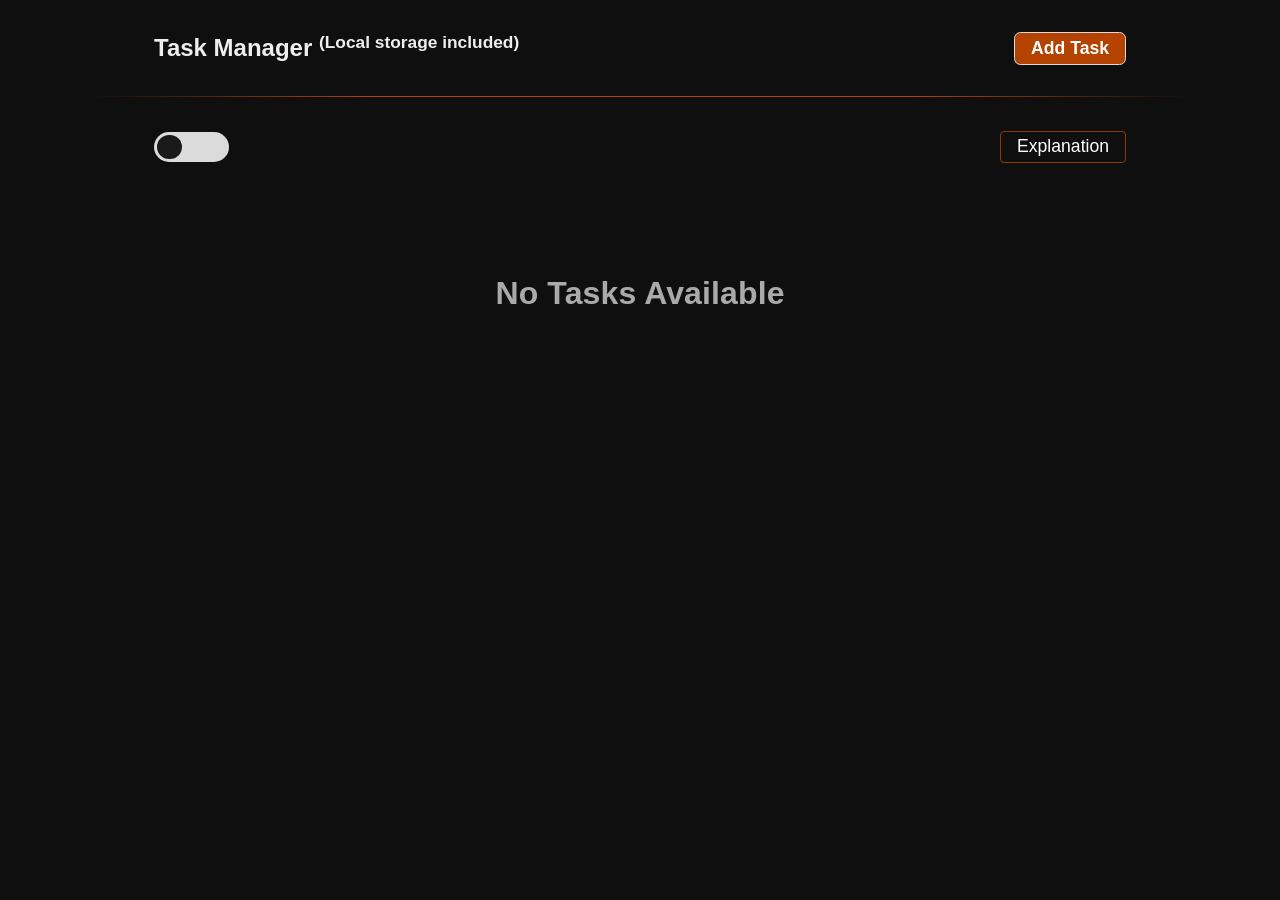
<file: index.html>
<!DOCTYPE html>
<html lang="en">
<head>
    <meta charset="UTF-8">
    <meta name="viewport" content="width=device-width, initial-scale=1.0">
    <title>Task Manager</title>
    <link rel="stylesheet" href="style.css">
</head>
<body>
    <main>
        <div class="container">
            <nav>
                <h1 class="heading no-select">Task Manager <small><sup>(Local storage included)</sup></small></h1>
                <button class="add no-select">Add Task</button>
                <span class="no-select"></span>
            </nav><br>
            <div class="change">
                <span data-theme="dark" class="theme"><span class="theme-btn"></span></span>
                <a class="explanation" href="./browsing.html">Explanation</a>
            </div>
            
            <div class="no-select tasks-container">
                <div data-id="..." data-status="..." data-category="..." class="task">
                    <div class="task-left">
                        <h3>task title</h3>
                        <h5>Work</h5>
                    </div>
                    <div class="current-status not-started">Not Started</div>
                    <div class="task-right">
                        <span class="more">...</span>
                        <div class="options hidden">
                            <span class="edit">Edit</span>
                            <span class="delete">Delete</span>
                            <div class="status-container">
                                <span class="status-btn">Status</span>
                                <div class="status hidden">
                                    <span class="not-started">Not Started</span>
                                    <span class="in-progress">In - Progress</span>
                                    <span class="completed">Completed</span>
                                </div>
                            </div>
                        </div>
                    </div>
                </div>
            </div>
            
            <div class="form">
                <form>
                    <div>
                        <h2>Create Task</h2>
                        <span class="close-form">x</span>
                    </div>
                    <input id="title" type="text" placeholder="Title">
                    <select id="categories">
                        <option value="Work">Work</option>
                        <option value="Personal">Personal</option>
                        <option value="Study">Study</option>
                        <option value="Health">Health</option>
                        <option value="Shopping">Shopping</option>
                        <option value="Finance">Finance</option>
                    </select>
                    <button class="submit">Add +</button>
                </form>
            </div>
        </div>
    </main>
</body>
<script src="app.js"></script>
</html>
</file>
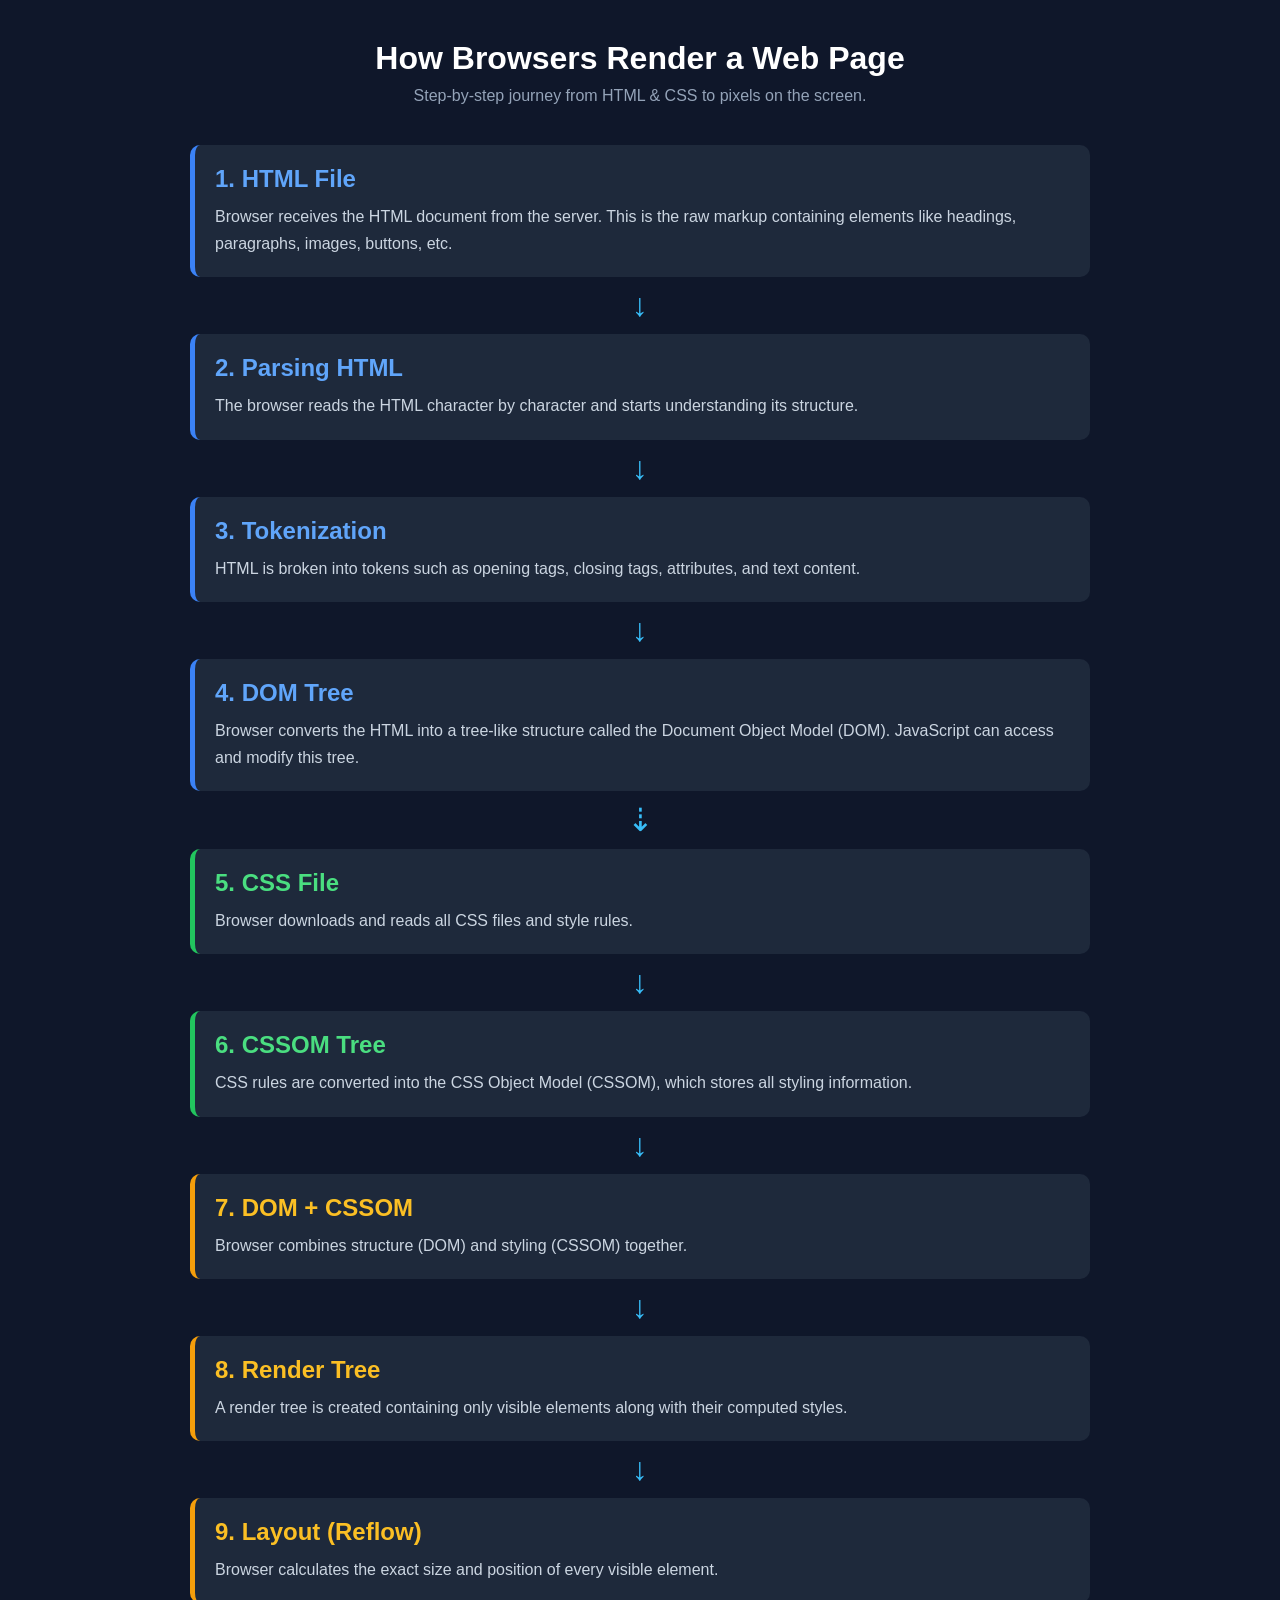
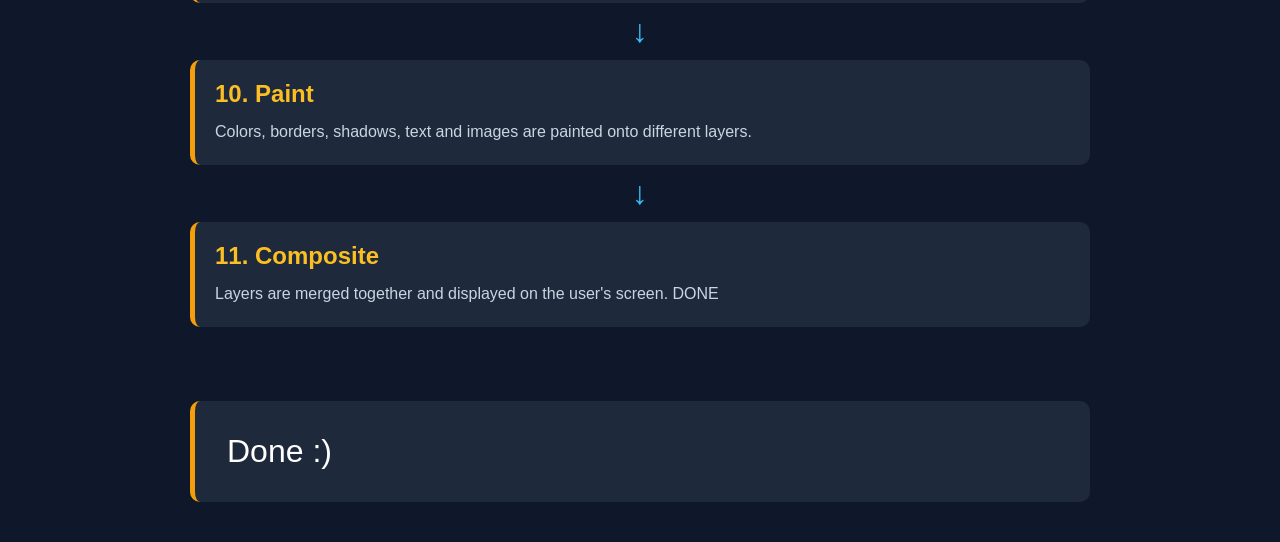
<file: browsing.html>
<!DOCTYPE html>
<html lang="en">
<head>
    <meta charset="UTF-8">
    <meta name="viewport" content="width=device-width, initial-scale=1.0">
    <title>Browser Rendering Flow</title>
    <link rel="stylesheet" href="style2.css">
</head>
<body>

    <div class="container">

        <h1>How Browsers Render a Web Page</h1>
        <p class="subtitle">
            Step-by-step journey from HTML & CSS to pixels on the screen.
        </p>

        <div class="flow">

            <div class="card">
                <h2>1. HTML File</h2>
                <p>
                    Browser receives the HTML document from the server.
                    This is the raw markup containing elements like
                    headings, paragraphs, images, buttons, etc.
                </p>
            </div>

            <div class="arrow">↓</div>

            <div class="card">
                <h2>2. Parsing HTML</h2>
                <p>
                    The browser reads the HTML character by character
                    and starts understanding its structure.
                </p>
            </div>

            <div class="arrow">↓</div>

            <div class="card">
                <h2>3. Tokenization</h2>
                <p>
                    HTML is broken into tokens such as opening tags,
                    closing tags, attributes, and text content.
                </p>
            </div>

            <div class="arrow">↓</div>

            <div class="card">
                <h2>4. DOM Tree</h2>
                <p>
                    Browser converts the HTML into a tree-like structure
                    called the Document Object Model (DOM).
                    JavaScript can access and modify this tree.
                </p>
            </div>

            <div class="arrow split">⇣</div>

            <div class="card css-card">
                <h2>5. CSS File</h2>
                <p>
                    Browser downloads and reads all CSS files and
                    style rules.
                </p>
            </div>

            <div class="arrow">↓</div>

            <div class="card css-card">
                <h2>6. CSSOM Tree</h2>
                <p>
                    CSS rules are converted into the CSS Object Model
                    (CSSOM), which stores all styling information.
                </p>
            </div>

            <div class="arrow">↓</div>

            <div class="card final">
                <h2>7. DOM + CSSOM</h2>
                <p>
                    Browser combines structure (DOM) and styling (CSSOM)
                    together.
                </p>
            </div>

            <div class="arrow">↓</div>

            <div class="card final">
                <h2>8. Render Tree</h2>
                <p>
                    A render tree is created containing only visible
                    elements along with their computed styles.
                </p>
            </div>

            <div class="arrow">↓</div>

            <div class="card final">
                <h2>9. Layout (Reflow)</h2>
                <p>
                    Browser calculates the exact size and position
                    of every visible element.
                </p>
            </div>

            <div class="arrow">↓</div>

            <div class="card final">
                <h2>10. Paint</h2>
                <p>
                    Colors, borders, shadows, text and images are
                    painted onto different layers.
                </p>
            </div>

            <div class="arrow">↓</div>

            <div class="card final">
                <h2>11. Composite</h2>
                <p>
                    Layers are merged together and displayed on
                    the user's screen.
                    DONE
                </p>
            </div>

            <div style="margin-top: 4rem; padding: 2rem ; font-size: 2rem;" class="card final">
                Done :)
            </div>

        </div>

    </div>

</body>
</html>
</file>
<file: style.css>
:root {
  --dark: #0f0f0f;
  --light: #1a1a1a;
  --brown-dark: #973700;
  --brown-light: #b44200;
  --text-smooth: #eeeeee;
  --text-white: #ffffff;
  --smoother: #dbdbdb;
  --blue-dark: #003a5c93;
  --blue-smooth: #00a2ffb0; 
}

* {
  margin: 0px;
  padding: 0px;
  box-sizing: border-box;
  font-family: Arial, Helvetica, sans-serif;
}
html,
body {
  width: 100%;
  height: 100%;
}

small{
  font-size: 1.3rem;
}

main {
  width: 100%;
  height: 100%;
  display: flex;
  justify-content: center;
  background: var(--dark);
  position: relative;
}

.container {
  width: clamp(700px, 100vw, 1100px);
  height: 100%;
  display: flex;
  flex-direction: column;
}

.theme{
  cursor: pointer;
  width: 75px;
  height: 30px;
  background: var(--smoother);
  display: inline-block;
  display: flex;
  align-items: center;
  padding: 0.2rem;
  border-radius: 10rem;
  transition: all 0.3s ease-out;
}
.theme-btn{
  background-color: var(--light);
  display: inline-block;
  width: 25px;
  height: 100%;
  border-radius: 10rem;
}

.change{
  margin-top: 1rem;
  padding: 0rem 4rem;
  width: 100%;
  display: flex;
  align-items: center;
  justify-content: space-between;
}

.explanation{
  text-decoration: none;
  color: var(--text-white);
  border: solid 1px var(--brown-dark);
  font-size: 1.1rem;
  padding: 0.3rem 1rem;
  border-radius: 0.25rem;
  transition: all 0.3s ease-out;
}

.explanation:hover{
  background: #202020;
}

.heading{
  font-weight: 800;
}

nav {
  color: var(--text-smooth);
  padding: 2rem 4rem;
  display: flex;
  justify-content: space-between;
  position: relative;
}

nav button {
  cursor: pointer;
  padding: 0.3rem 1rem;
  font-size: 1.1rem;
  font-weight: 600;
  border-radius: 0.4rem;
  border: solid 1px var(--smoother);
  background: var(--brown-light);
  color: white;
}

nav span {
  position: absolute;
  left: 0;
  bottom: 0;
  width: 100%;
  height: 1px;
  background: linear-gradient(
    to right,
    transparent,
    var(--brown-light),
    var(--brown-light),
    var(--brown-light),
    transparent
  );
}

.form {
  position: absolute;
  width: 100%;
  height: 100%;
  top: 0;
  left: 0;
  background: rgb(0, 0, 0, 0.45);
  display: none;
  align-items: center;
  justify-content: center;
}

form {
  display: flex;
  flex-direction: column;
  padding: 1rem;
  border: solid 1px var(--brown-light);
  border-radius: 1rem;
  gap: 1rem;
  width: 300px;
  background: var(--dark);
}

form > div{
    display: flex;
    justify-content: space-between;
    align-items: center;
}

form > div span{
    color: var(--text-white);
    padding: 0.2rem 0.4rem;
    border-radius: 10rem;
    cursor: pointer;
    transition: all 0.3s ease-out;
}
form > div span:hover{
    background: var(--smoother);
    color: var(--dark);
}

form h2 {
  color: var(--text-smooth);
}

form input {
  color: var(--text-smooth);
  background: transparent;
  outline: none;
  border: solid 1px var(--brown-dark);
  font-size: 1.1rem;
  border-radius: 0.4rem;
  padding: 0.4rem;
}

form select {
  font-size: 1.1rem;
  color: var(--text-smooth);
  background: transparent;
  outline: none;
  border: solid 1px var(--brown-dark);
  border-radius: 0.4rem;
  padding: 0.4rem;
}

form select option {
  background: var(--dark);
  color: var(--text-smooth);
  border-bottom: solid 1px #b44200;
}

form button {
  cursor: pointer;
  margin-top: 1rem;
  padding: 0.4rem;
  border-radius: 0.4rem;
  background: var(--brown-light);
  border: none;
  color: var(--text-smooth);
  font-size: 1.02rem;
  font: 300;
}

.tasks-container {
  width: 100%;
  padding: 2rem 4rem;
  color: var(--text-white);
  display: flex;
  flex-direction: column;
  align-items: center;
  gap: 1.5rem;
  /* transition: all 0.3s ease-out; */
}

.tasks-container {
  flex: 1;
  overflow-y: auto;
}

.tasks-container::-webkit-scrollbar {
  width: 3px;
  background: var(--light);
  border-radius: 10rem;
}
.tasks-container::-webkit-scrollbar-thumb {
  background: var(--brown-dark);
  border-radius: 10rem;
}

.task {
  box-shadow: 2px 2px 5px rgb(0,0,0,0.4);
  width: 95%;
  display: flex;
  justify-content: space-between;
  align-items: center;
  background: var(--light);
  padding: 1rem;
  border-radius: 0.4rem;
  border: solid 1px var(--brown-light);
  transition: all 0.15s ease-out;
}

.task-left {
  width: 33%;
}

.task-left h5 {
  margin-top: 0.3rem;
  color: var(--blue-smooth);
  /* 00a2ffb0 light blue */
  /* #003a5c93 dark blue */

}

.task-right {
  position: relative;
  width: 33%;
  display: flex;
  justify-content: flex-end;
}

.status-container {
  transition: all 0.3s ease-out;
  height: 25px;
  display: flex;
}

.status-btn {
  cursor: pointer;
  display: flex;
  align-items: center;
  width: 100%;
  height: 100%;
  padding-left: 0.4rem;
}

.status {
  width: 120px;
  display: flex;
  flex-direction: column;
  border: solid 1px var(--brown-dark);
  position: absolute;
  left: 0;
  top: 27px;
  transform: translateX(-110%);
  background: #0f0f0f;
}

.status span {
  padding: 0.3rem 1.2rem;
  padding-left: 0.4rem;
  cursor: pointer;
  transition: all 0.3s ease-out;
  width: 100%;
}

.status span:nth-child(1),
.status span:nth-child(2) {
  border-bottom: solid 1px var(--brown-dark);
}

.more {
  color: #eeeeee !important;
  cursor: pointer;
  font-size: 1.2rem;
  font-weight: 500;
  background: var(--brown-light);
  display: inline-block;
  line-height: 0.2;
  padding: 0.2rem 0.3rem;
  border-radius: 0.2rem;
  height: 18px;
}

.options {
  z-index: 2;
  position: absolute;
  color: #eeeeee;
  right: -50px;
  top: 25px;
  transform: translateX(-66%);
  display: flex;
  flex-direction: column;
  background: #0f0f0f;
  z-index: 2;
  border: solid 1px var(--brown-light);
  /* border-radius: 0.3rem; */
}

.options > span {
  padding: 0.3rem 1.3rem;
  padding-left: 0.4rem;
  cursor: pointer;
  transition: all 0.3s ease-out;
}

.options > span {
  border-bottom: solid 1px var(--brown-light);
}

.options span:hover {
  background: #222222;
}

.hidden {
  display: none;
}

.empty-container{
  font-size: 2rem;
  color: #aaaaaa;
  font-weight: 600;
  letter-spacing: 0.125px;
  margin-top: 5rem;
}

.no-select{
  user-select: none;
}

.current-status {
  text-align: center;
  background: #1a1a1a;
  width: 33%;
  padding: 0.5rem;
  border-radius: 10rem;
}

.not-started {
  color: #d4d400;
}
.in-progress {
    color: #d40000;
}
.completed {
  color: #00d400;
}
</file>
<file: style2.css>
*{
    margin:0;
    padding:0;
    box-sizing:border-box;
}

body{
    background:#0f172a;
    color:white;
    font-family:Arial, sans-serif;
    padding:40px 20px;
}

.container{
    max-width:900px;
    margin:auto;
}

h1{
    text-align:center;
    margin-bottom:10px;
}

.subtitle{
    text-align:center;
    color:#94a3b8;
    margin-bottom:40px;
}

.flow{
    display:flex;
    flex-direction:column;
    align-items:center;
    gap:10px;
}

.card{
    width:100%;
    background:#1e293b;
    border-left:5px solid #3b82f6;
    padding:20px;
    border-radius:10px;
    transition:.3s;
}

.card:hover{
    transform:translateY(-4px);
}

.card h2{
    margin-bottom:10px;
    color:#60a5fa;
}

.card p{
    line-height:1.7;
    color:#cbd5e1;
}

.arrow{
    font-size:2rem;
    color:#38bdf8;
}

.css-card{
    border-left-color:#22c55e;
}

.css-card h2{
    color:#4ade80;
}

.final{
    border-left-color:#f59e0b;
}

.final h2{
    color:#fbbf24;
}
</file>
